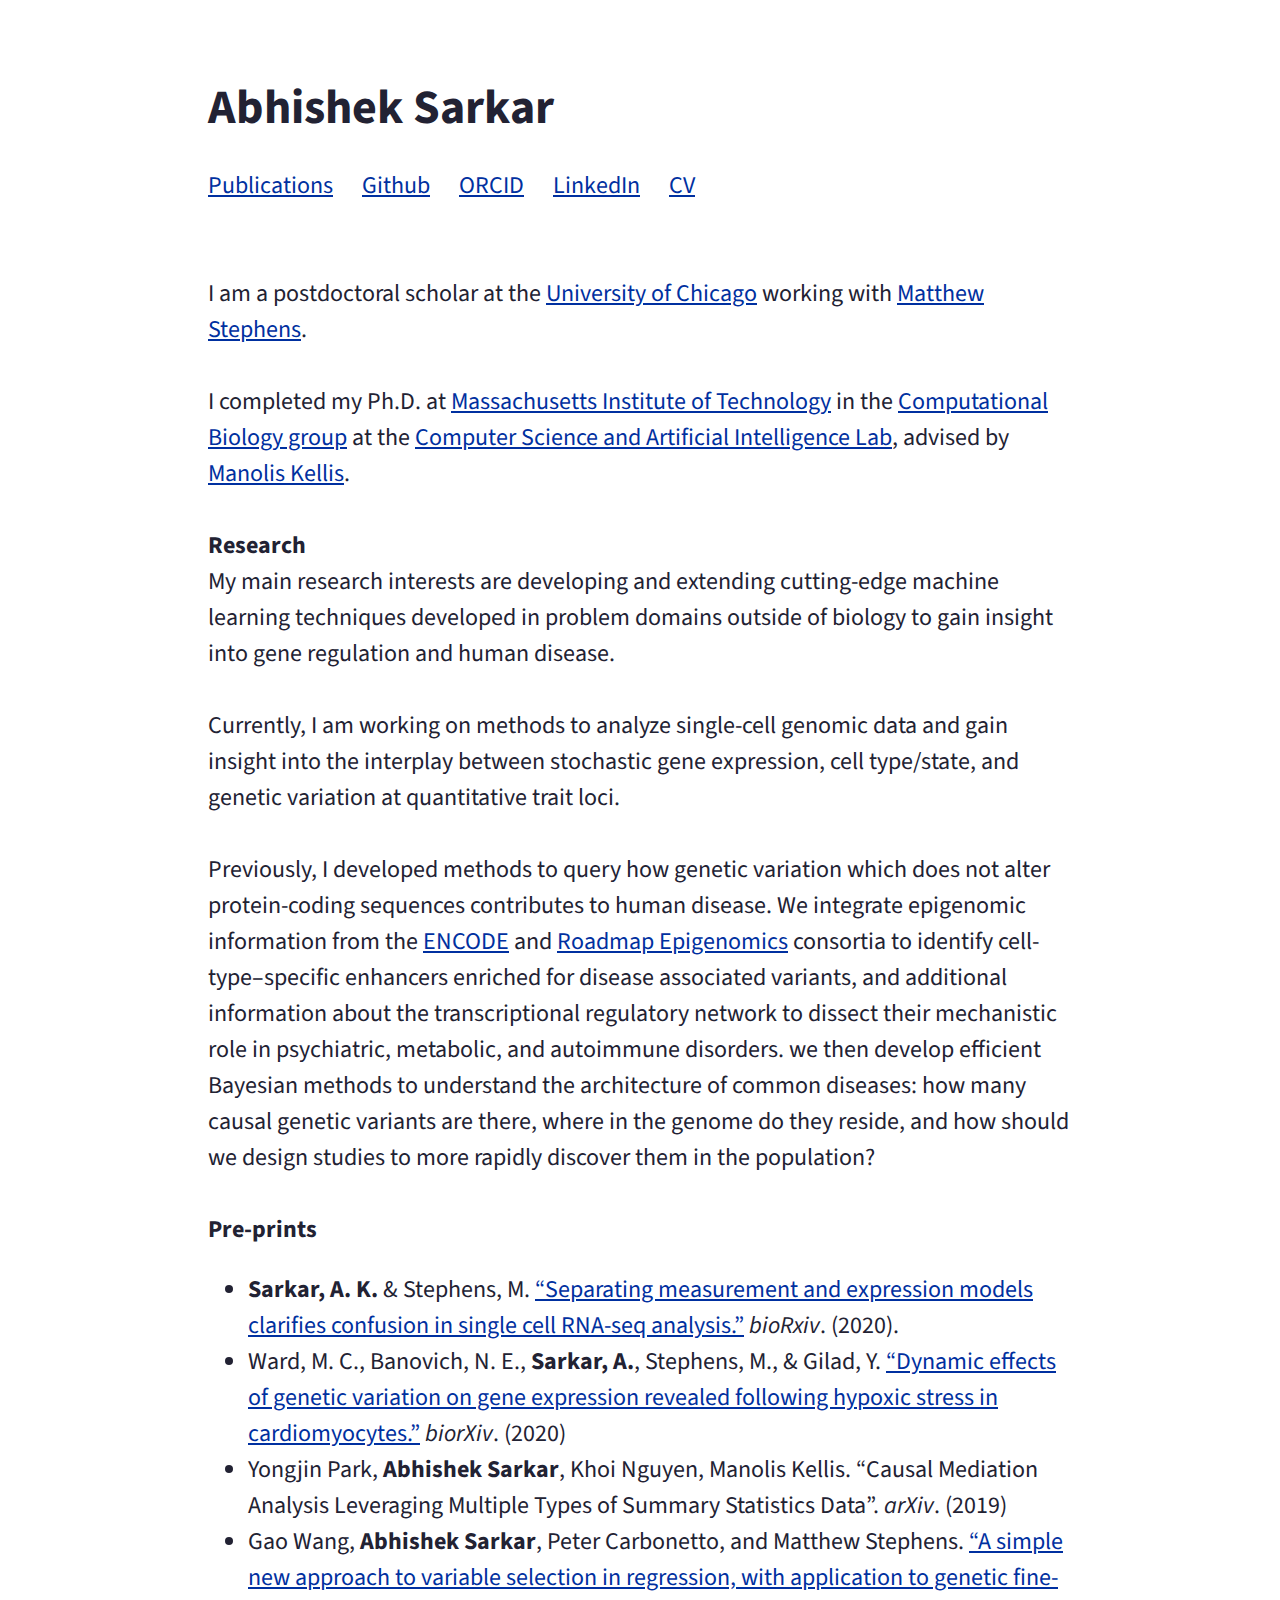
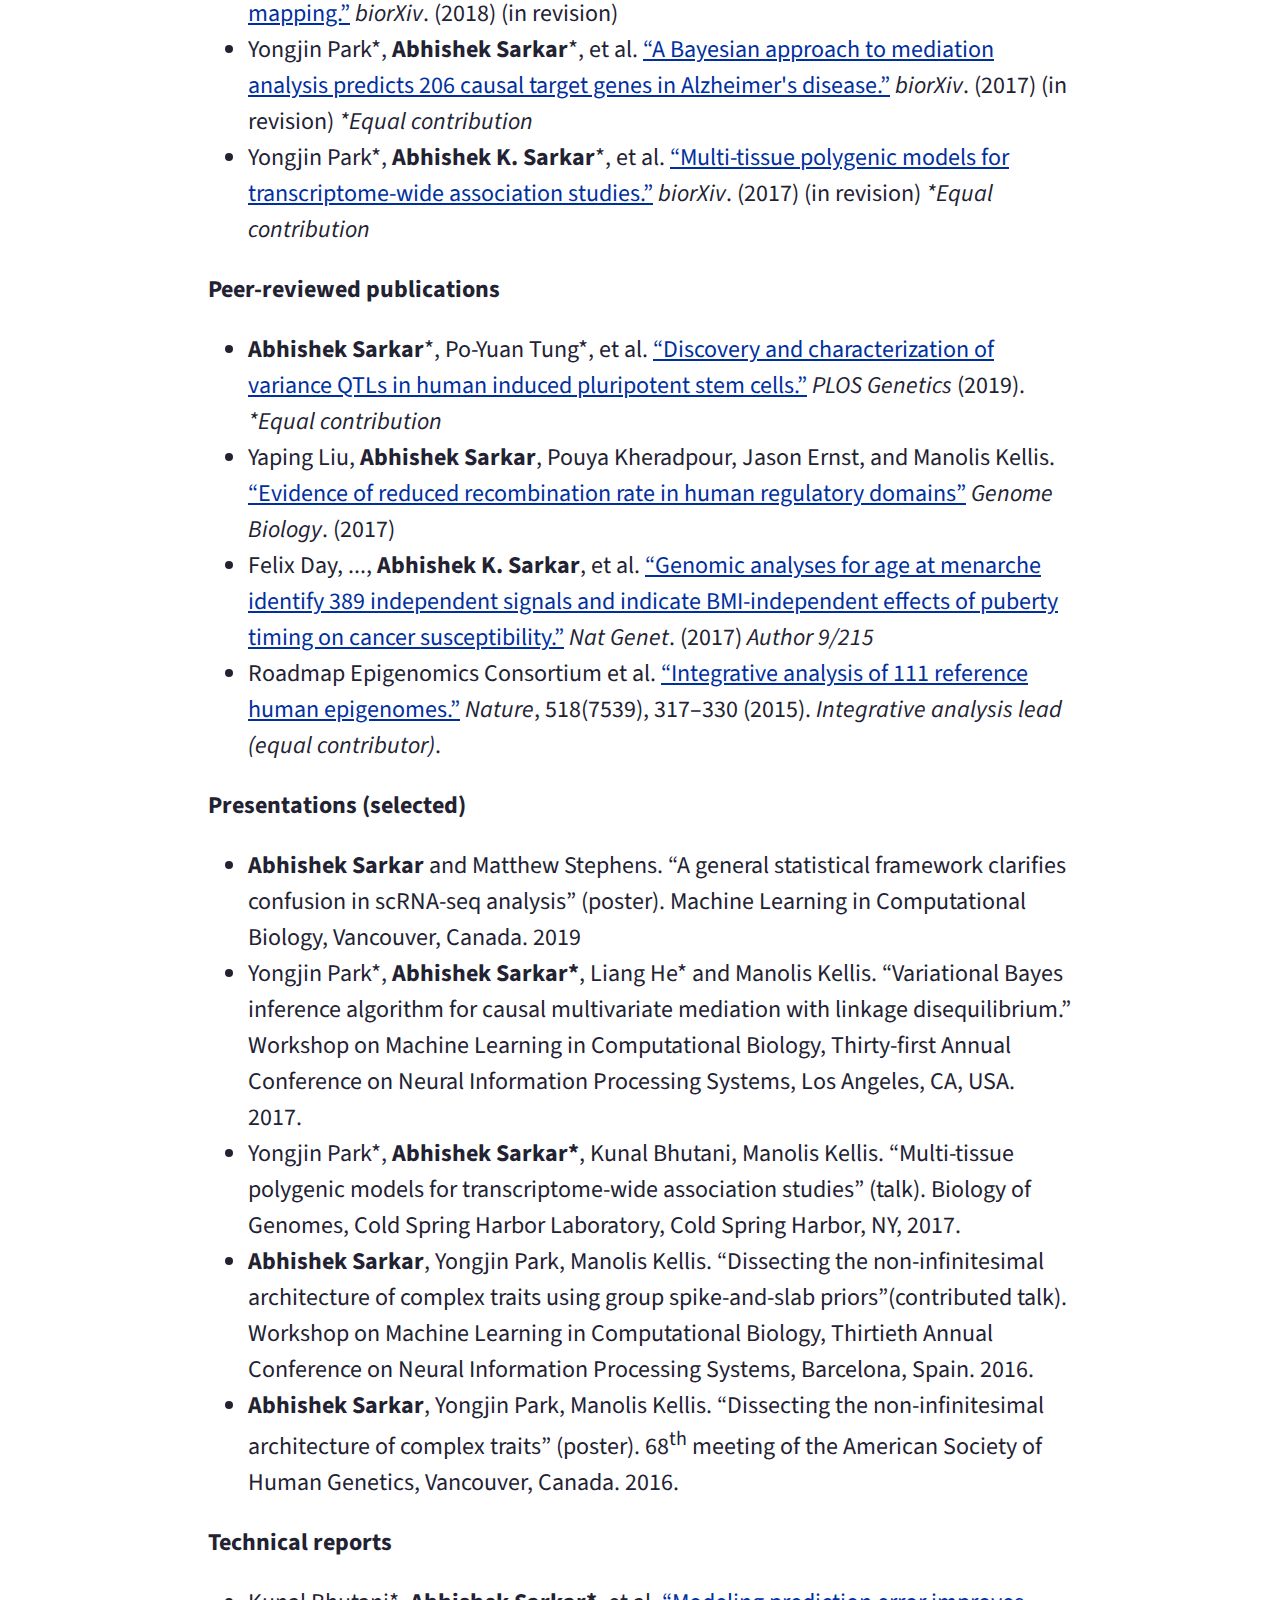
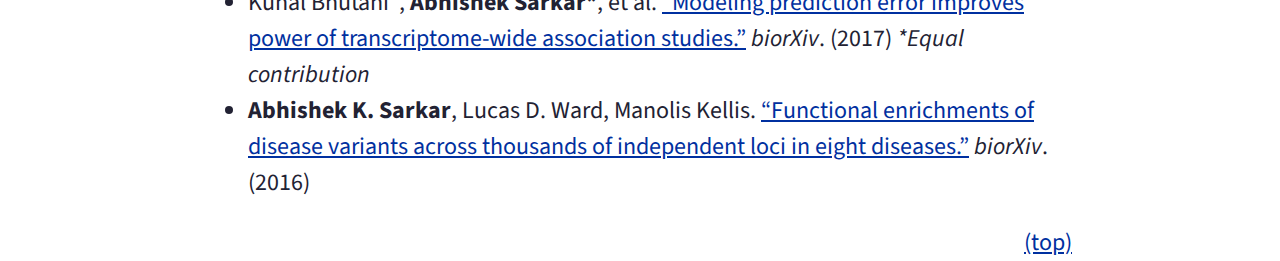
<file: index.html>
<!DOCTYPE HTML PUBLIC "-//W3C//DTD HTML 4.01//EN"
 "http://www.w3.org/TR/html4/strict.dtd">
<html lang="en">
  <head>
    <title>Abhishek Sarkar</title>
    <meta http-equiv="Content-Type" content="text/html; charset=utf-8">
    <link href="http://fonts.googleapis.com/css?family=Source+Sans+Pro:400,600" rel="stylesheet" type="text/css">
    <link href="main.css" rel="stylesheet" type="text/css">
  </head>

  <body class="hyphenate">
    <h1>Abhishek Sarkar</h1>

    <ul id="menu">
      <li><a href="#publications">Publications</a></li>
      <li><a href="https://github.com/aksarkar">Github</a></li>
      <li><a href="https://orcid.org/0000-0002-4636-9255">ORCID</a>
      <li><a href="https://www.linkedin.com/in/aksarkarmit/">LinkedIn</a></li>
      <li><a href="cv.pdf">CV</a></li>
    </ul>

    <div id="about">
      <p>I am a postdoctoral scholar at
        the <a href="https://www.uchicago.edu/">University of Chicago</a>
        working with <a href="http://stephenslab.uchicago.edu/">Matthew
        Stephens</a>.</p>

      <p>I completed my Ph.D. at <a href="http://mit.edu">Massachusetts
          Institute of Technology</a> in the <a href="http://compbio.mit.edu">
          Computational Biology group</a> at
          the <a href="http://www.csail.mit.edu/">Computer Science and
          Artificial Intelligence Lab</a>, advised
          by <a href="http://mit.edu/~manoli">Manolis Kellis</a>.</p>
    </div>

    <div id="research">
      <h2>Research</h2>
      <p>My main research interests are developing and extending cutting-edge
        machine learning techniques developed in problem domains outside of
        biology to gain insight into gene regulation and human disease.</p>

      <p>Currently, I am working on methods to analyze single-cell genomic data
        and gain insight into the interplay between stochastic gene expression,
        cell type/state, and genetic variation at quantitative trait loci.</p>

      <p>Previously, I developed methods to query how genetic variation which
        does not alter protein-coding sequences contributes to human disease.
        We integrate epigenomic information from
        the <a href="http://genome.ucsc.edu/ENCODE/">ENCODE</a>
        and <a href="khttp://www.roadmapepigenomics.org/">Roadmap
        Epigenomics</a> consortia to identify cell-type&ndash;specific
        enhancers enriched for disease associated variants, and additional
        information about the transcriptional regulatory network to dissect
        their mechanistic role in psychiatric, metabolic, and autoimmune
        disorders. we then develop efficient Bayesian methods to understand the
        architecture of common diseases: how many causal genetic variants are
        there, where in the genome do they reside, and how should we design
        studies to more rapidly discover them in the population?</p>

      <div id="publications">
        <h2 id="pre-prints" class="unnumbered">Pre-prints</h2>
        <ul>
          <li><strong>Sarkar, A. K.</strong> & Stephens,
            M. <a href="https://dx.doi.org/10.1101/2020.04.07.030007"><q>Separating
            measurement and expression models clarifies confusion in single
            cell RNA-seq analysis.</q></a> <em>bioRxiv</em>. (2020).</li>
          <li>Ward, M. C., Banovich, N. E., <strong>Sarkar, A.</strong>,
          Stephens, M., & Gilad, Y.
            <a href="http://dx.doi.org/10.1101/2020.03.28.012823"><q>Dynamic
              effects of genetic variation on gene expression revealed
              following hypoxic stress in
              cardiomyocytes.</q></a> <em>biorXiv</em>. (2020)</li>
          <li>Yongjin Park, <strong>Abhishek Sarkar</strong>, Khoi Nguyen,
            Manolis Kellis. <q>Causal Mediation Analysis Leveraging Multiple
            Types of Summary Statistics Data</q>. <em>arXiv</em>. (2019)</li>
          <li>Gao Wang, <strong>Abhishek Sarkar</strong>, Peter Carbonetto, and
            Matthew
            Stephens. <a href="https://www.biorxiv.org/content/10.1101/501114v1"><q>A
            simple new approach to variable selection in regression, with
            application to genetic fine-mapping.</q></a> <em>biorXiv</em>.
            (2018) (in revision)</li>
          <li>Yongjin Park*, <strong>Abhishek Sarkar</strong>*, et
            al. <a href="https://www.biorxiv.org/content/early/2017/11/14/219428"><q>A
            Bayesian approach to mediation analysis predicts 206 causal target
            genes in Alzheimer's disease.</q></a> <em>biorXiv</em>. (2017) (in
            revision) <em>*Equal contribution</em></li>
          <li>Yongjin Park*, <strong>Abhishek K. Sarkar</strong>*, et
            al. <a href="http://biorxiv.org/content/early/2017/02/10/107623"><q>Multi-tissue
            polygenic models for transcriptome-wide association
            studies.</q></a> <em>biorXiv</em>. (2017) (in revision) <em>*Equal
            contribution</em></li>
        </ul>

        <h2 id="peer-reviewed-publications" class="unnumbered">Peer-reviewed
        publications</h2>
        <ul>
          <li><strong>Abhishek Sarkar</strong>*, Po-Yuan Tung*, et
            al. <a href="http://dx.doi.org/10.1371/journal.pgen.1008045"><q>Discovery
            and characterization of variance QTLs in human induced pluripotent
            stem cells.</q></a> <em>PLOS Genetics</em> (2019).</li> <em>*Equal
            contribution</em>
          <li>Yaping Liu, <strong>Abhishek Sarkar</strong>, Pouya Kheradpour,
            Jason Ernst, and Manolis
            Kellis. <a href="https://genomebiology.biomedcentral.com/articles/10.1186/s13059-017-1308-x"><q>Evidence
            of reduced recombination rate in human regulatory
            domains</q></a> <em>Genome Biology</em>. (2017)</li>
          <li>Felix Day, ..., <strong>Abhishek K. Sarkar</strong>, et
            al. <a href="http://dx.doi.org/10.1038/ng.3841"><q>Genomic analyses
            for age at menarche identify 389 independent signals and indicate
            BMI-independent effects of puberty timing on cancer
            susceptibility.</q></a> <em>Nat Genet</em>. (2017) <em>Author
            9/215</em></li>
          <li>Roadmap Epigenomics Consortium et
            al. <a href="http://www.nature.com/nature/journal/v518/n7539/full/nature14248.html"><q>Integrative
            analysis of 111 reference human epigenomes.</q></a> <em>Nature</em>,
            518(7539), 317–330 (2015). <em>Integrative analysis lead (equal
            contributor)</em>.</li>
        </ul>

        <h2>Presentations (selected)</h2>
        <ul>
          <li><strong>Abhishek Sarkar</strong> and Matthew Stephens. <q>A
            general statistical framework clarifies confusion in scRNA-seq
            analysis</q> (poster). Machine Learning in Computational Biology,
            Vancouver, Canada. 2019</li>
          <li>Yongjin Park*, <strong>Abhishek Sarkar*</strong>, Liang He* and
            Manolis Kellis. <q>Variational Bayes inference algorithm for causal
            multivariate mediation with linkage disequilibrium.</q> Workshop on
            Machine Learning in Computational Biology, Thirty-first Annual
            Conference on Neural Information Processing Systems, Los Angeles,
            CA, USA. 2017.</li>
          <li>Yongjin Park*, <strong>Abhishek Sarkar*</strong>, Kunal Bhutani,
            Manolis Kellis. <q>Multi-tissue polygenic models for
            transcriptome-wide association studies</q> (talk). Biology of
            Genomes, Cold Spring Harbor Laboratory, Cold Spring Harbor, NY,
            2017.
          <li><strong>Abhishek Sarkar</strong>, Yongjin Park, Manolis Kellis.
            <q>Dissecting the non-infinitesimal architecture of complex traits
            using group spike-and-slab priors</q>(contributed talk). Workshop
            on Machine Learning in Computational Biology, Thirtieth Annual
            Conference on Neural Information Processing Systems, Barcelona,
            Spain. 2016.</li>
          <li><strong>Abhishek Sarkar</strong>, Yongjin Park, Manolis Kellis.
            <q>Dissecting the non-infinitesimal architecture of complex
            traits</q> (poster). 68<sup>th</sup> meeting of the American Society
            of Human Genetics, Vancouver, Canada. 2016.</li>
        </ul>

        <h2>Technical reports</h2>
        <ul>
          <li>Kunal Bhutani*, <strong>Abhishek Sarkar*</strong>, et
            al. <a href="http://biorxiv.org/content/early/2017/02/14/108316"><q>Modeling
            prediction error improves power of transcriptome-wide association
            studies.</q></a> <em>biorXiv</em>. (2017) <em>*Equal
            contribution</em></li>
          <li><strong>Abhishek K. Sarkar</strong>, Lucas D. Ward, Manolis
            Kellis. <a href="http://biorxiv.org/content/early/2016/04/11/048066"><q>Functional
            enrichments of disease variants across thousands of independent
            loci in eight diseases.</q></a> <em>biorXiv</em>. (2016)</li>
        </ul>
      </div>

      <a class="totop" href="#">(top)</a>
  </body>
</html>
</file>
<file: main.css>
body {
    color: #223;
    font: x-large/1.5 "Source Sans Pro", sans-serif;
    width: 36em;
    margin: 3em auto 0 auto;
}

p {
    margin: 0 0 1.5em 0;
}

h1 {
    margin: 0
}

h2 {
    font-size: 100%;
    margin: 0;
}

a:link, a:visited,a:hover, a:active {
    color: #0030a0;
}

a:hover {
    text-decoration:none;
}

#menu {
    padding-left: 0;
    margin-bottom: 3em
}

#menu li {
    display: inline;
    margin-right: 1em;
}

.totop {
    display:block;
    width:100%;
    text-align: right
}
</file>
